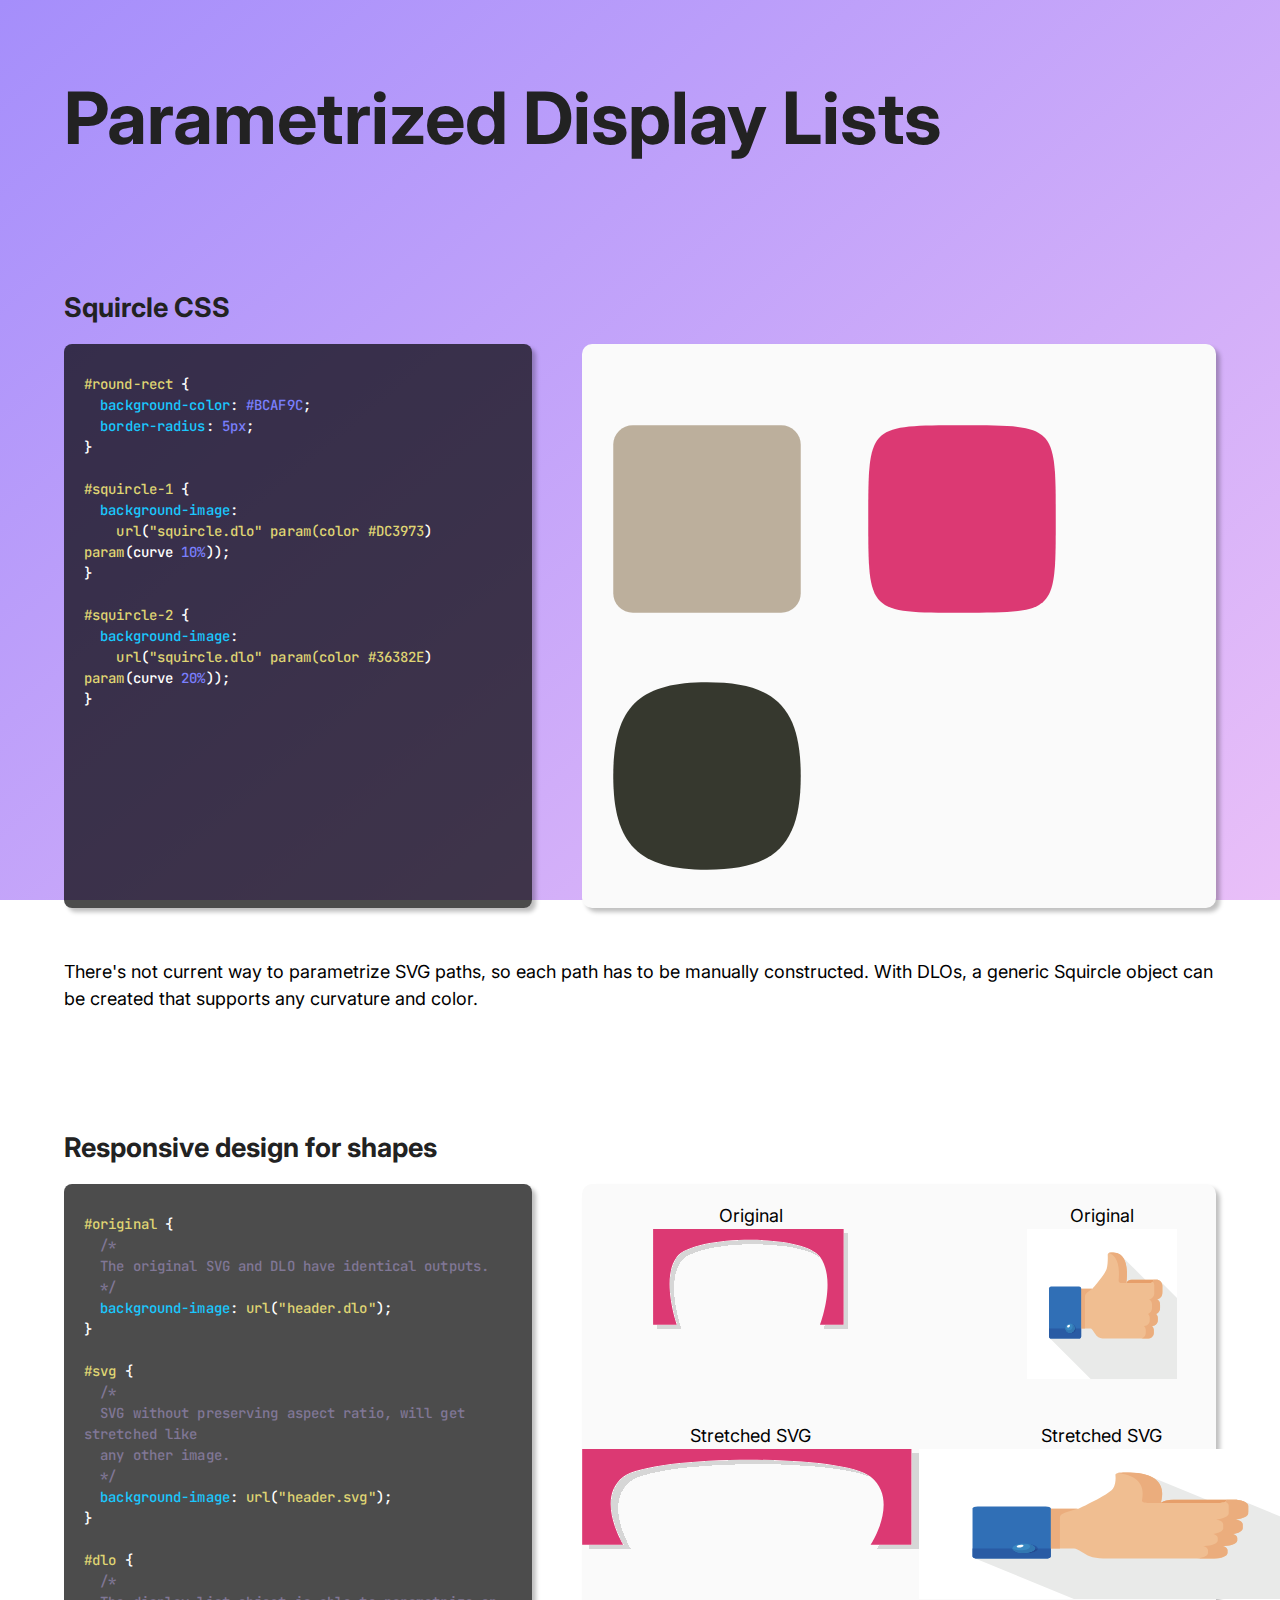
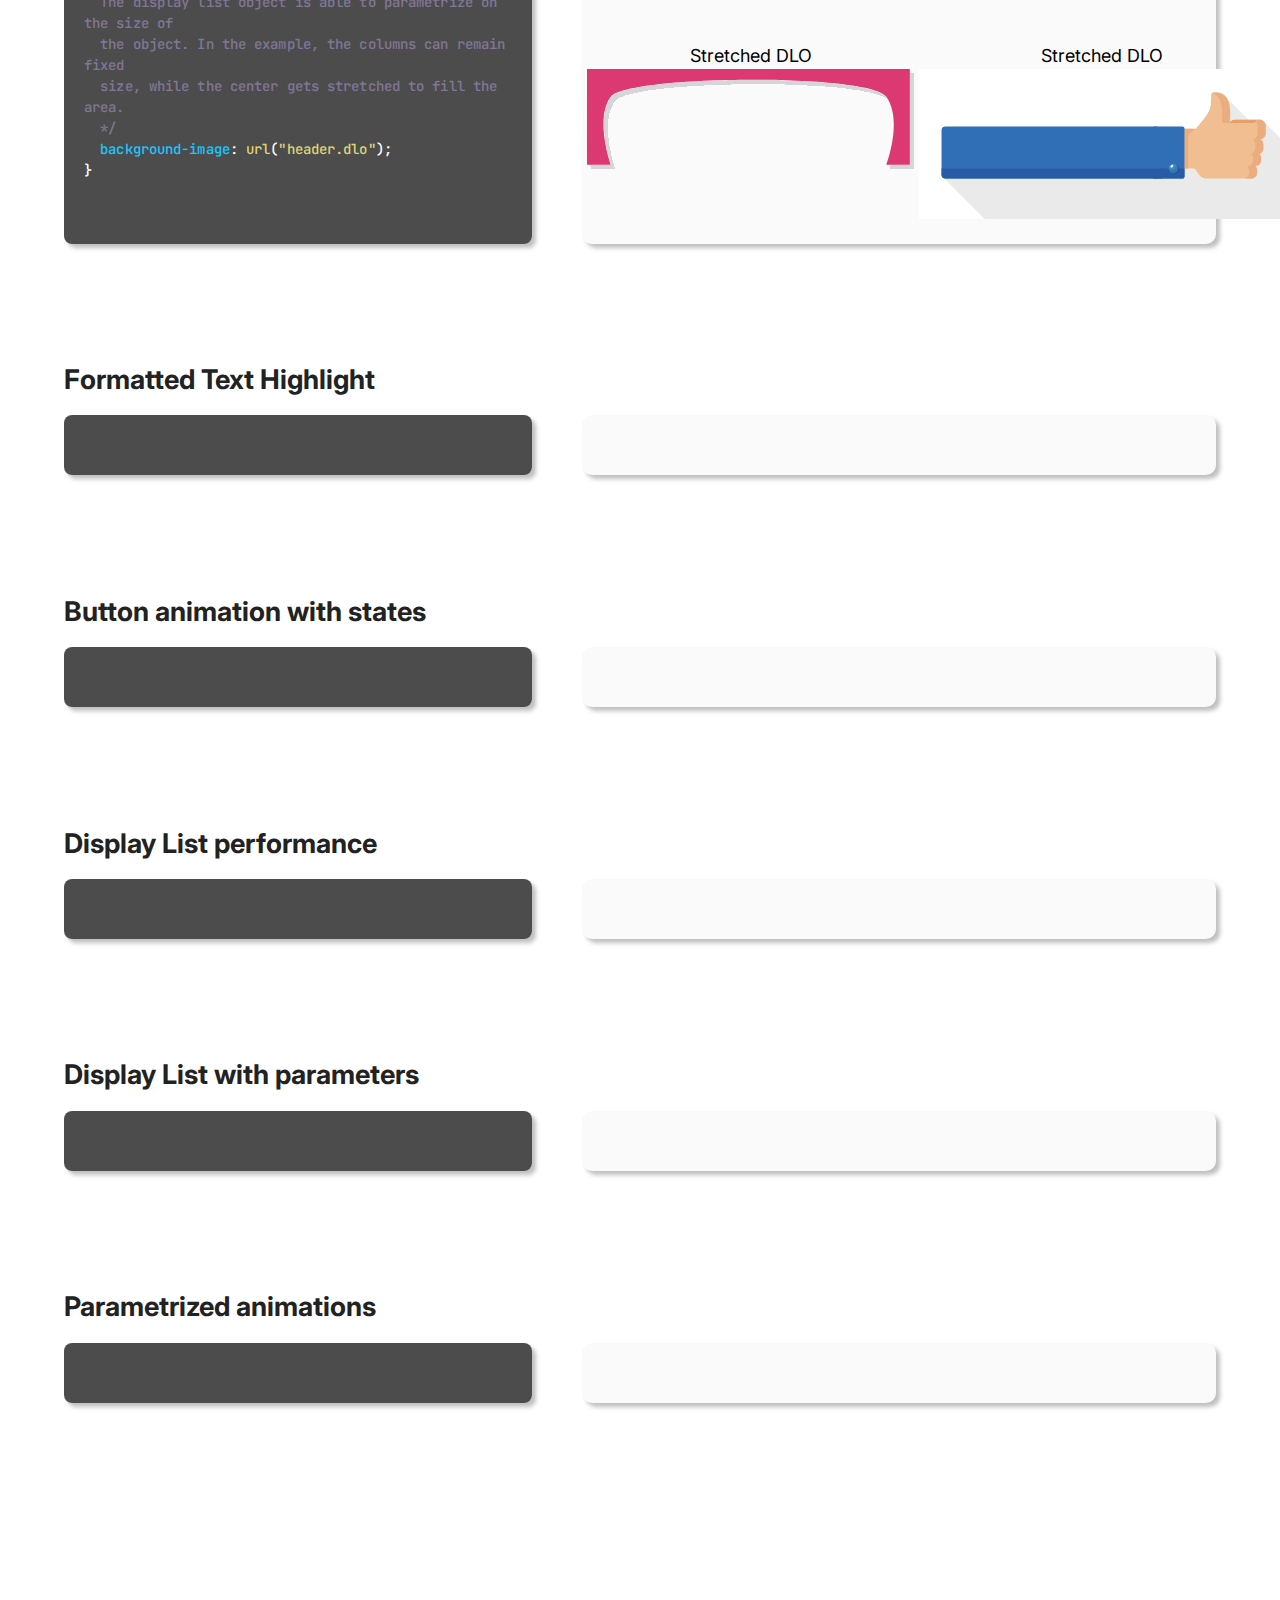
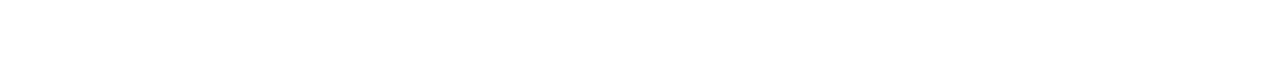
<file: va/index.html>
<!doctype html>
<html lang="en">
<head>
  <meta charset="UTF-8">
  <link rel="preconnect" href="https://fonts.gstatic.com">
  <link href="https://fonts.googleapis.com/css2?family=Lato:ital,wght@0,400;0,700;1,400;1,700&display=swap" rel="stylesheet">
  <title>Parametrized Display Lists</title>
<style>
@import url('https://fonts.googleapis.com/css2?family=Inter:wght@400;700&family=JetBrains+Mono:wght@500&display=swap');

body, html {
  min-height: 100%;
  margin: 0;
}

body {
  background-image: linear-gradient(140deg, rgba(165,142,251,1), rgba(233,191,248,1));
  background-attachment: fixed;

  font-family: 'Inter', sans-serif;
  padding: 64px;
  box-sizing: border-box;
  font-size: 18px;
  line-height: 1.5em;
}

main {
  max-width: 1400px;
  width: calc(100vw - 64px * 2);
  margin: 0 auto;
}

h1 {
  color: #222;
  font-weight: bold;
  font-size: 4em;
  line-height: 1.5em;
  margin: 0 0 50px 0;
}

section {
  margin-top: 100px;
  display: grid;
  grid-template-rows: auto 1fr auto;
  grid-template-columns: auto 55%;
  grid-column-gap: 50px;
}

section h2 {
  color: #222;
  grid-area: 1 / 1 / 2 / 3;
}

code {
  grid-area: 2 / 1 / 3 / 2;
  color: #FFF;
  padding: 30px 20px;
  border-radius: 8px;
  display: block;
  font-size: 14px;
  line-height: 1.5em;
  font-family: 'JetBrains Mono', monospace;
  font-weight: 500;
  font-variant-ligatures: none;
  letter-spacing: .1px;
  tab-size: 2;
  white-space: pre-wrap;
  box-shadow: 4px 4px 4px rgba(0,0,0,0.25);
}

article {
  grid-area: 2 / 2 / 3 / 3;
  background-color: #FAFAFA;
  border-radius: 10px;
  box-shadow: 4px 4px 4px rgba(0,0,0,0.25);
  box-sizing: border-box;
}

aside {
  grid-area: 3 / 1 / 4 / 3;
  margin-top: 50px;
}

footer {
  height: 200px;
}

</style>


<link rel="stylesheet" href="theme.css">
<script src="highlight.min.js"></script>

<script type="module">
document.addEventListener('DOMContentLoaded', () => {
  document.querySelectorAll('code').forEach(el => {
    el.innerHTML = el.innerHTML.trim();
    hljs.highlightElement(el);
  });
});

</script>
</head>
<body>
<main>

<h1>Parametrized Display Lists</h1>



<section>
  <h2>Squircle CSS</h2>
<code class="language-css">
#round-rect {
  background-color: #BCAF9C;
  border-radius: 5px;
}

#squircle-1 {
  background-image:
    url("squircle.dlo" param(color #DC3973) param(curve 10%));
}

#squircle-2 {
  background-image:
    url("squircle.dlo" param(color #36382E) param(curve 20%));
}

</code>
<article style="padding-top: 50px">

<svg style="width:250px" xmlns="http://www.w3.org/2000/svg" xmlns:xlink="http://www.w3.org/1999/xlink" viewbox="0 0 64 64"><rect transform="translate(8 8)" id="rounded-rectangle" x="0" y="0" height="48" width="48" rx="5"  fill="#BCAF9C" /></svg>

<svg style="width: 250px" viewbox="0 0 200 200" xmlns="http://www.w3.org/2000/svg"><path d="M 0, 75 C 0, 0 0, 0 75, 0 S 150, 0 150, 75 150, 150 75, 150 0, 150 0, 75 " fill="#DC3973" transform="rotate(0, 100, 100) translate(25 25)"></path></svg>

<svg style="width: 250px" viewbox="0 0 200 200" xmlns="http://www.w3.org/2000/svg"><path d="M 0, 75 C 0, 20.25 20.25, 0 75, 0 S 150, 20.25 150, 75 129.75, 150 75, 150 0, 129.75 0, 75 " fill="#36382E" transform="rotate(0, 100, 100) translate(25 25)"></path></svg>
</article>
<aside>There's not current way to parametrize SVG paths, so each path has to be manually constructed. With DLOs, a generic Squircle object can be created that supports any curvature and color.</aside>
</section>



<section>
  <h2>Responsive design for shapes</h2>
<code class="language-css">
#original {
  /*
  The original SVG and DLO have identical outputs.
  */
  background-image: url("header.dlo");
}

#svg {
  /*
  SVG without preserving aspect ratio, will get stretched like
  any other image.
  */
  background-image: url("header.svg");
}

#dlo {
  /*
  The display list object is able to parametrize on the size of
  the object. In the example, the columns can remain fixed
  size, while the center gets stretched to fill the area.
  */
  background-image: url("header.dlo");
}

</code>
<article style="text-align: center; display: grid; grid-template-columns: 1fr 1fr; grid-template-rows: repeat(3, 1fr); grid-auto-flow: column;">
<div><p>Original<br><img style="height:100px" src="f1.svg"><br></div>
<div><p>Stretched SVG<br><img style="width:337px;height:100px" src="f1.svg"><br></div>
<div><p>Stretched DLO<br><img style="width:337px;height:100px" src="f2.svg"></div>

<div><p>Original<br><img style="height:150px" src="hand1.svg"><br></div>
<div><p>Stretched SVG<br><img style="width:365px;height:150px" src="hand1.svg"><br></div>
<div><p>Stretched DLO<br><img style="width:365px;height:150px" src="hand2.svg"></div>

</article>
</section>





<section>
  <h2>Formatted Text Highlight</h2>
<code class="language-js">



</code>
<article></article>
</section>


<section>
  <h2>Button animation with states</h2>
<code class="language-js"></code>
<article></article>
</section>


<section>
  <h2>Display List performance</h2>
<code class="language-js"></code>
<article></article>
</section>

<section>
  <h2>Display List with parameters</h2>
<code class="language-js"></code>
<article></article>
</section>

<section>
  <h2>Parametrized animations</h2>
<code class="language-js"></code>
<article></article>
</section>


<footer></footer>

</main>
</body>
</html>
</file>
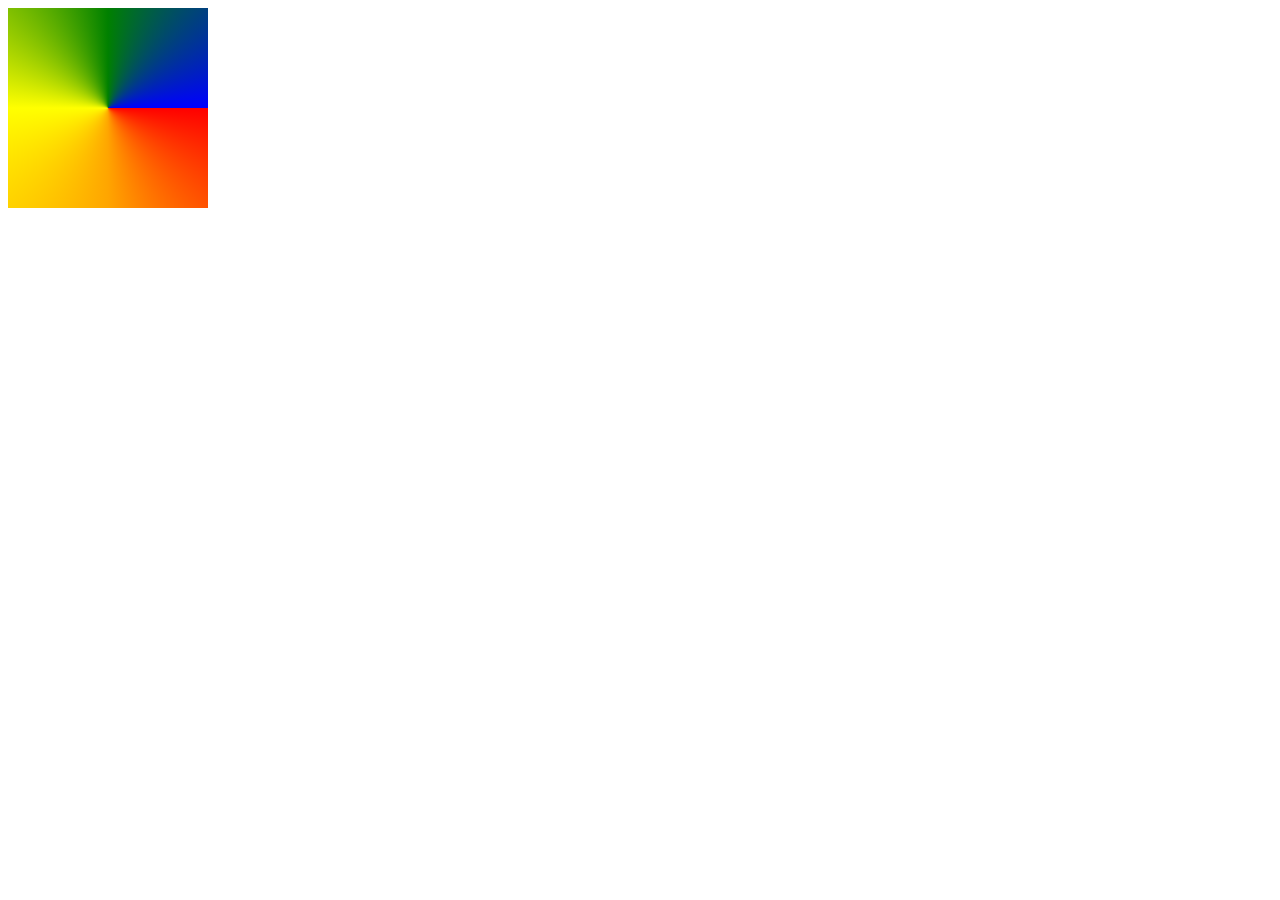
<file: images/conic.html.html>
<!DOCTYPE html>
<html>
<style type="text/css">
  /*canvas {
    border: 1px solid magenta;
  }*/
</style>
<body></body>
<script type="text/javascript">

  // Javascript example
  const canvas = document.createElement('canvas');
  canvas.width = canvas.height = 200;
  const ctx = canvas.getContext('2d');

  const grad = ctx.createConicGradient(0, 100, 100);

  grad.addColorStop(0, "red");
  grad.addColorStop(0.25, "orange");
  grad.addColorStop(0.5, "yellow");
  grad.addColorStop(0.75, "green");
  grad.addColorStop(1, "blue");

  ctx.fillStyle = grad;
  ctx.fillRect(0, 0, 200, 200);
  document.body.append(canvas);

</script>
</html>
</file>
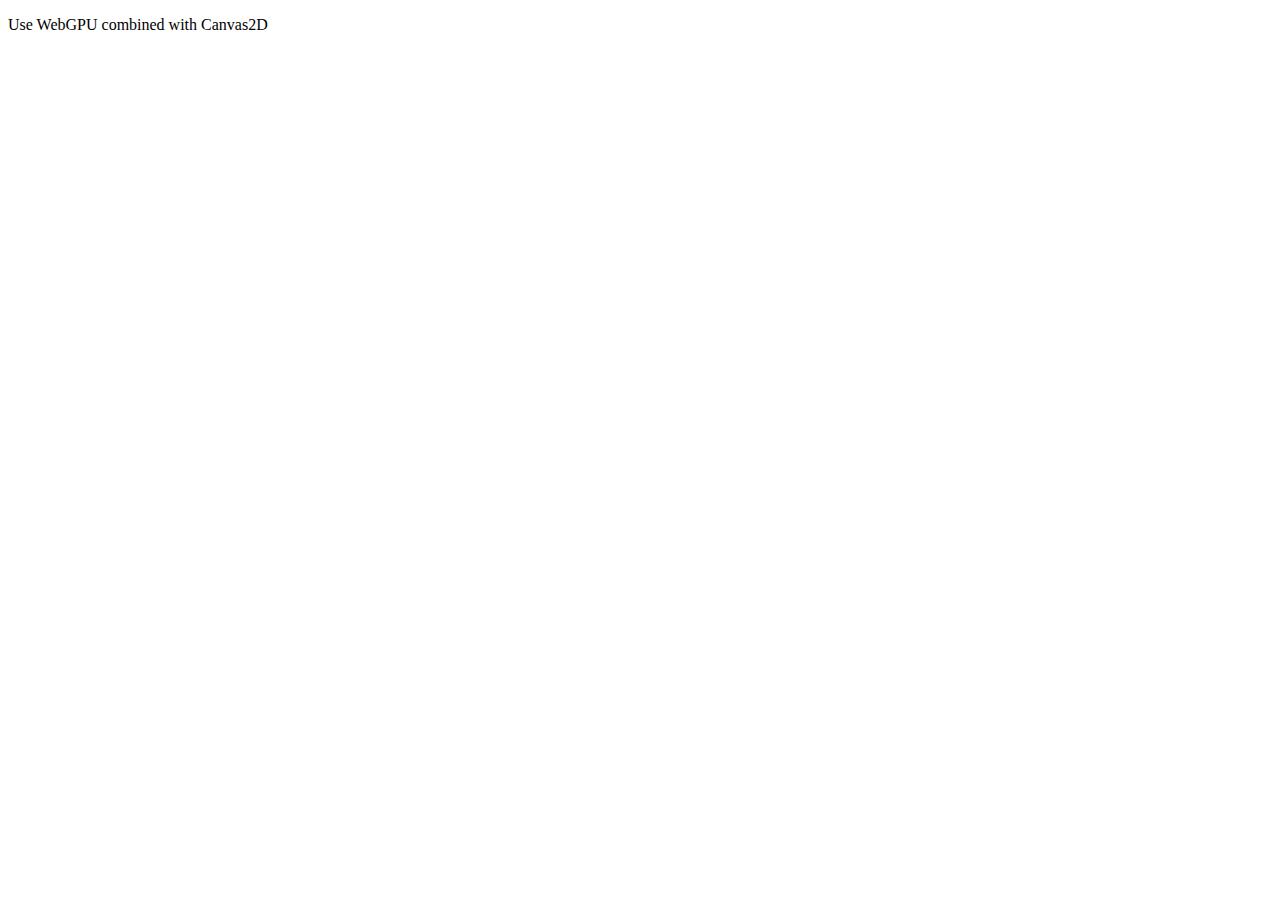
<file: webgpu/interop-demo-2.html>
<!doctype html>
<html>
<head>
</head>
<body>

<p>Use WebGPU combined with Canvas2D</p>

<canvas id=c width=256 height=256></canvas>

<canvas id=d width=256 height=256></canvas>

<script type="module">
import "./webgpu-polyfill.js";

import { mat4, vec3 } from './wgpu-matrix.module.js';

const cubeVertexSize = 4 * 10; // Byte size of one cube vertex.
const cubePositionOffset = 0;
const cubeColorOffset = 4 * 4; // Byte offset of cube vertex color attribute.
const cubeUVOffset = 4 * 8;
const cubeVertexCount = 36;

// prettier-ignore
const cubeVertexArray = new Float32Array([
  // float4 position, float4 color, float2 uv,
  1, -1, 1, 1,   1, 0, 1, 1,  0, 1,
  -1, -1, 1, 1,  0, 0, 1, 1,  1, 1,
  -1, -1, -1, 1, 0, 0, 0, 1,  1, 0,
  1, -1, -1, 1,  1, 0, 0, 1,  0, 0,
  1, -1, 1, 1,   1, 0, 1, 1,  0, 1,
  -1, -1, -1, 1, 0, 0, 0, 1,  1, 0,

  1, 1, 1, 1,    1, 1, 1, 1,  0, 1,
  1, -1, 1, 1,   1, 0, 1, 1,  1, 1,
  1, -1, -1, 1,  1, 0, 0, 1,  1, 0,
  1, 1, -1, 1,   1, 1, 0, 1,  0, 0,
  1, 1, 1, 1,    1, 1, 1, 1,  0, 1,
  1, -1, -1, 1,  1, 0, 0, 1,  1, 0,

  -1, 1, 1, 1,   0, 1, 1, 1,  0, 1,
  1, 1, 1, 1,    1, 1, 1, 1,  1, 1,
  1, 1, -1, 1,   1, 1, 0, 1,  1, 0,
  -1, 1, -1, 1,  0, 1, 0, 1,  0, 0,
  -1, 1, 1, 1,   0, 1, 1, 1,  0, 1,
  1, 1, -1, 1,   1, 1, 0, 1,  1, 0,

  -1, -1, 1, 1,  0, 0, 1, 1,  0, 1,
  -1, 1, 1, 1,   0, 1, 1, 1,  1, 1,
  -1, 1, -1, 1,  0, 1, 0, 1,  1, 0,
  -1, -1, -1, 1, 0, 0, 0, 1,  0, 0,
  -1, -1, 1, 1,  0, 0, 1, 1,  0, 1,
  -1, 1, -1, 1,  0, 1, 0, 1,  1, 0,

  1, 1, 1, 1,    1, 1, 1, 1,  0, 1,
  -1, 1, 1, 1,   0, 1, 1, 1,  1, 1,
  -1, -1, 1, 1,  0, 0, 1, 1,  1, 0,
  -1, -1, 1, 1,  0, 0, 1, 1,  1, 0,
  1, -1, 1, 1,   1, 0, 1, 1,  0, 0,
  1, 1, 1, 1,    1, 1, 1, 1,  0, 1,

  1, -1, -1, 1,  1, 0, 0, 1,  0, 1,
  -1, -1, -1, 1, 0, 0, 0, 1,  1, 1,
  -1, 1, -1, 1,  0, 1, 0, 1,  1, 0,
  1, 1, -1, 1,   1, 1, 0, 1,  0, 0,
  1, -1, -1, 1,  1, 0, 0, 1,  0, 1,
  -1, 1, -1, 1,  0, 1, 0, 1,  1, 0,
]);


const basicVertWGSL = `
struct Uniforms {
  modelViewProjectionMatrix : mat4x4<f32>,
}
@binding(0) @group(0) var<uniform> uniforms : Uniforms;

struct VertexOutput {
  @builtin(position) Position : vec4<f32>,
  @location(0) fragUV : vec2<f32>,
  @location(1) fragPosition: vec4<f32>,
}

@vertex
fn main(
  @location(0) position : vec4<f32>,
  @location(1) uv : vec2<f32>
) -> VertexOutput {
  var output : VertexOutput;
  output.Position = uniforms.modelViewProjectionMatrix * position;
  output.fragUV = uv;
  output.fragPosition = 0.5 * (position + vec4(1.0, 1.0, 1.0, 1.0));
  return output;
}
`;

const sampleTextureMixColorWGSL = `
@group(0) @binding(1) var mySampler: sampler;
@group(0) @binding(2) var myTexture: texture_2d<f32>;

@fragment
fn main(
  @location(0) fragUV: vec2<f32>,
  @location(1) fragPosition: vec4<f32>
) -> @location(0) vec4<f32> {
  return textureSample(myTexture, mySampler, fragUV) * fragPosition;
}
`;

const init = async ({ canvas }) => {
  const adapter = await navigator.gpu.requestAdapter();
  const device = await adapter.requestDevice();

  const context = canvas.getContext('webgpu');

  const tc = document.getElementById("d");
  const ctx = tc.getContext("2d");

  const presentationFormat = ctx.getTextureFormat();

  context.configure({
    device,
    format: presentationFormat,
    alphaMode: 'premultiplied',
  });

  // Create a vertex buffer from the cube data.
  const verticesBuffer = device.createBuffer({
    size: cubeVertexArray.byteLength,
    usage: GPUBufferUsage.VERTEX,
    mappedAtCreation: true,
  });
  new Float32Array(verticesBuffer.getMappedRange()).set(cubeVertexArray);
  verticesBuffer.unmap();

  const pipeline = device.createRenderPipeline({
    layout: 'auto',
    vertex: {
      module: device.createShaderModule({
        code: basicVertWGSL,
      }),
      entryPoint: 'main',
      buffers: [
        {
          arrayStride: cubeVertexSize,
          attributes: [
            {
              // position
              shaderLocation: 0,
              offset: cubePositionOffset,
              format: 'float32x4',
            },
            {
              // uv
              shaderLocation: 1,
              offset: cubeUVOffset,
              format: 'float32x2',
            },
          ],
        },
      ],
    },
    fragment: {
      module: device.createShaderModule({
        code: sampleTextureMixColorWGSL,
      }),
      entryPoint: 'main',
      targets: [
        {
          format: presentationFormat,
        },
      ],
    },
    primitive: {
      topology: 'triangle-list',

      // Backface culling since the cube is solid piece of geometry.
      // Faces pointing away from the camera will be occluded by faces
      // pointing toward the camera.
      cullMode: 'back',
    },

    // Enable depth testing so that the fragment closest to the camera
    // is rendered in front.
    depthStencil: {
      depthWriteEnabled: true,
      depthCompare: 'less',
      format: 'depth24plus',
    },
  });

  const depthTexture = device.createTexture({
    size: [canvas.width, canvas.height],
    format: 'depth24plus',
    usage: GPUTextureUsage.RENDER_ATTACHMENT,
  });

  const uniformBufferSize = 4 * 16; // 4x4 matrix
  const uniformBuffer = device.createBuffer({
    size: uniformBufferSize,
    usage: GPUBufferUsage.UNIFORM | GPUBufferUsage.COPY_DST,
  });

  // Fetch the image and upload it into a GPUTexture.
  const response = await fetch(
    new URL('./Di-3d.png', import.meta.url).toString()
  );
  const imageBitmap = await createImageBitmap(await response.blob());
  let cubeTexture = device.createTexture({
      size: [imageBitmap.width, imageBitmap.height, 1],
      format: 'rgba8unorm',
      usage:
        GPUTextureUsage.TEXTURE_BINDING |
        GPUTextureUsage.COPY_DST |
        GPUTextureUsage.RENDER_ATTACHMENT,
    });
    device.queue.copyExternalImageToTexture(
      { source: imageBitmap },
      { texture: cubeTexture },
      [imageBitmap.width, imageBitmap.height]
    );

  // Create a sampler with linear filtering for smooth interpolation.
  const sampler = device.createSampler({
    magFilter: 'linear',
    minFilter: 'linear',
  });

  const uniformBindGroup = device.createBindGroup({
    layout: pipeline.getBindGroupLayout(0),
    entries: [
      {
        binding: 0,
        resource: {
          buffer: uniformBuffer,
        },
      },
      {
        binding: 1,
        resource: sampler,
      },
      {
        binding: 2,
        resource: cubeTexture.createView(),
      },
    ],
  });

  const renderPassDescriptor = {
    colorAttachments: [
      {
        view: undefined, // Assigned later

        loadOp: 'load',
        storeOp: 'store',
      },
    ],
    depthStencilAttachment: {
      view: depthTexture.createView(),

      depthClearValue: 1.0,
      depthLoadOp: 'clear',
      depthStoreOp: 'store',
    },
  };

  const aspect = canvas.width / canvas.height;
  const projectionMatrix = mat4.perspective(
    (2 * Math.PI) / 5,
    aspect,
    1,
    100.0
  );
  const modelViewProjectionMatrix = mat4.create();

  function getTransformationMatrix() {
    const viewMatrix = mat4.identity();
    mat4.translate(viewMatrix, vec3.fromValues(0, 0, -4), viewMatrix);
    const now = Date.now() / 1000;
    mat4.rotate(
      viewMatrix,
      vec3.fromValues(Math.sin(now), Math.cos(now), 0),
      1,
      viewMatrix
    );

    mat4.multiply(projectionMatrix, viewMatrix, modelViewProjectionMatrix);

    return modelViewProjectionMatrix;
  }

  function frame() {

    ctx.reset();
    ctx.font = "bold 80px Arial";
    ctx.fillStyle = "red";
    ctx.fillRect(0, 0, 256, 256);
    ctx.fillStyle = "blue";
    ctx.textAlign = "center";
    ctx.fillText("Hello", 128, 100);

    const texture = ctx.transferToGPUTexture({device});

    const transformationMatrix = getTransformationMatrix();
    device.queue.writeBuffer(
      uniformBuffer,
      0,
      transformationMatrix.buffer,
      transformationMatrix.byteOffset,
      transformationMatrix.byteLength
    );
    renderPassDescriptor.colorAttachments[0].view = texture.createView();

    const commandEncoder = device.createCommandEncoder();
    const passEncoder = commandEncoder.beginRenderPass(renderPassDescriptor);
    passEncoder.setPipeline(pipeline);
    passEncoder.setBindGroup(0, uniformBindGroup);
    passEncoder.setVertexBuffer(0, verticesBuffer);
    passEncoder.draw(cubeVertexCount);
    passEncoder.end();
    device.queue.submit([commandEncoder.finish()]);

    ctx.transferBackFromGPUTexture();

    ctx.fillStyle = "green";
    ctx.textAlign = "center";
    ctx.fillText("Hello", 128, 200);

    requestAnimationFrame(frame);
  }

  frame();

};

const canvas = document.getElementById("c");

init({canvas});


</script>
</body>
</html>
</file>
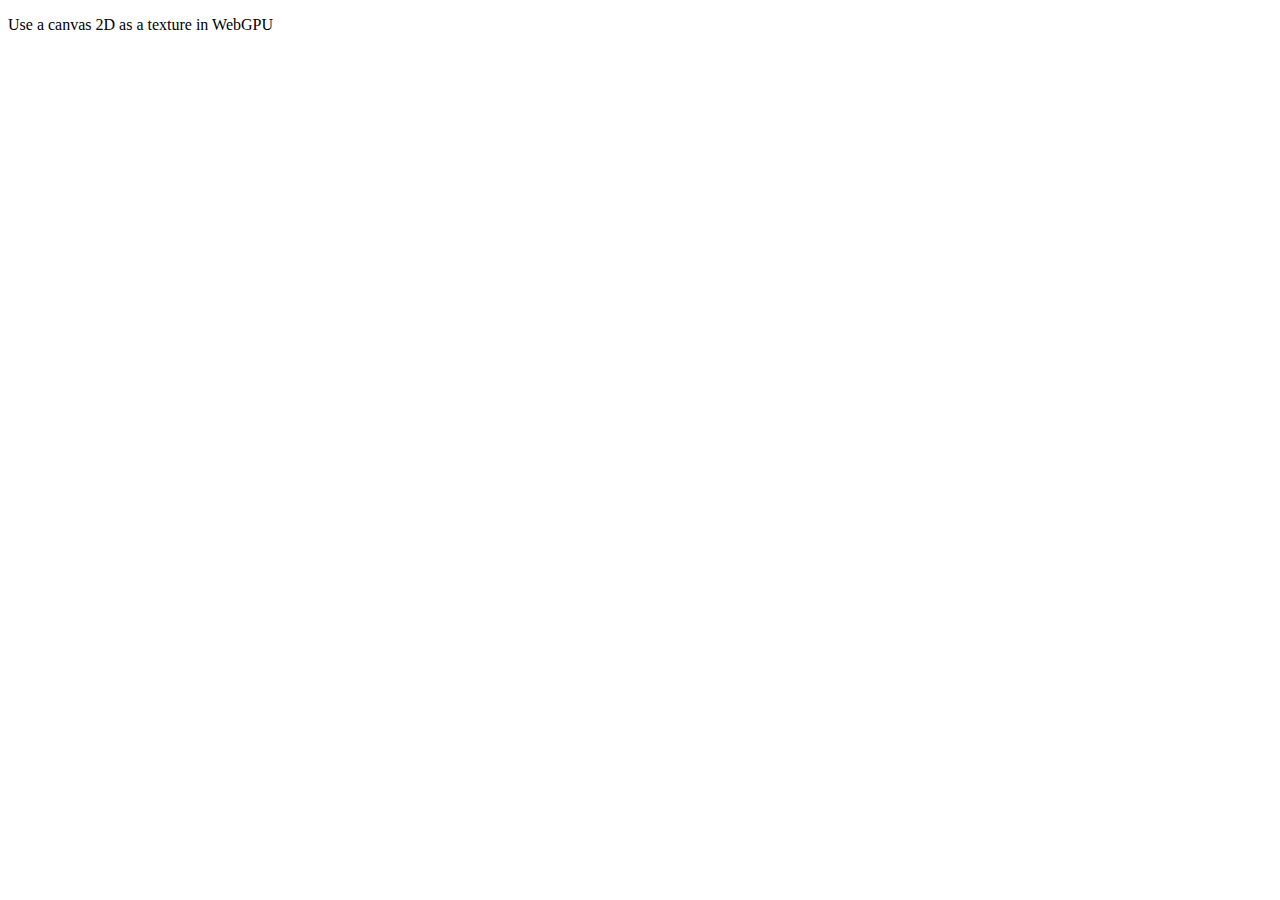
<file: webgpu/interop-demo.html>
<!doctype html>
<html>
<head>
</head>
<body>

<p>Use a canvas 2D as a texture in WebGPU</p>

<canvas id=c width=256 height=256></canvas>

<canvas id=d width=256 height=256></canvas>

<script type="module">
import "./webgpu-polyfill.js";

import { mat4, vec3 } from './wgpu-matrix.module.js';

const cubeVertexSize = 4 * 10; // Byte size of one cube vertex.
const cubePositionOffset = 0;
const cubeColorOffset = 4 * 4; // Byte offset of cube vertex color attribute.
const cubeUVOffset = 4 * 8;
const cubeVertexCount = 36;

// prettier-ignore
const cubeVertexArray = new Float32Array([
  // float4 position, float4 color, float2 uv,
  1, -1, 1, 1,   1, 0, 1, 1,  0, 1,
  -1, -1, 1, 1,  0, 0, 1, 1,  1, 1,
  -1, -1, -1, 1, 0, 0, 0, 1,  1, 0,
  1, -1, -1, 1,  1, 0, 0, 1,  0, 0,
  1, -1, 1, 1,   1, 0, 1, 1,  0, 1,
  -1, -1, -1, 1, 0, 0, 0, 1,  1, 0,

  1, 1, 1, 1,    1, 1, 1, 1,  0, 1,
  1, -1, 1, 1,   1, 0, 1, 1,  1, 1,
  1, -1, -1, 1,  1, 0, 0, 1,  1, 0,
  1, 1, -1, 1,   1, 1, 0, 1,  0, 0,
  1, 1, 1, 1,    1, 1, 1, 1,  0, 1,
  1, -1, -1, 1,  1, 0, 0, 1,  1, 0,

  -1, 1, 1, 1,   0, 1, 1, 1,  0, 1,
  1, 1, 1, 1,    1, 1, 1, 1,  1, 1,
  1, 1, -1, 1,   1, 1, 0, 1,  1, 0,
  -1, 1, -1, 1,  0, 1, 0, 1,  0, 0,
  -1, 1, 1, 1,   0, 1, 1, 1,  0, 1,
  1, 1, -1, 1,   1, 1, 0, 1,  1, 0,

  -1, -1, 1, 1,  0, 0, 1, 1,  0, 1,
  -1, 1, 1, 1,   0, 1, 1, 1,  1, 1,
  -1, 1, -1, 1,  0, 1, 0, 1,  1, 0,
  -1, -1, -1, 1, 0, 0, 0, 1,  0, 0,
  -1, -1, 1, 1,  0, 0, 1, 1,  0, 1,
  -1, 1, -1, 1,  0, 1, 0, 1,  1, 0,

  1, 1, 1, 1,    1, 1, 1, 1,  0, 1,
  -1, 1, 1, 1,   0, 1, 1, 1,  1, 1,
  -1, -1, 1, 1,  0, 0, 1, 1,  1, 0,
  -1, -1, 1, 1,  0, 0, 1, 1,  1, 0,
  1, -1, 1, 1,   1, 0, 1, 1,  0, 0,
  1, 1, 1, 1,    1, 1, 1, 1,  0, 1,

  1, -1, -1, 1,  1, 0, 0, 1,  0, 1,
  -1, -1, -1, 1, 0, 0, 0, 1,  1, 1,
  -1, 1, -1, 1,  0, 1, 0, 1,  1, 0,
  1, 1, -1, 1,   1, 1, 0, 1,  0, 0,
  1, -1, -1, 1,  1, 0, 0, 1,  0, 1,
  -1, 1, -1, 1,  0, 1, 0, 1,  1, 0,
]);


const basicVertWGSL = `
struct Uniforms {
  modelViewProjectionMatrix : mat4x4<f32>,
}
@binding(0) @group(0) var<uniform> uniforms : Uniforms;

struct VertexOutput {
  @builtin(position) Position : vec4<f32>,
  @location(0) fragUV : vec2<f32>,
  @location(1) fragPosition: vec4<f32>,
}

@vertex
fn main(
  @location(0) position : vec4<f32>,
  @location(1) uv : vec2<f32>
) -> VertexOutput {
  var output : VertexOutput;
  output.Position = uniforms.modelViewProjectionMatrix * position;
  output.fragUV = uv;
  output.fragPosition = 0.5 * (position + vec4(1.0, 1.0, 1.0, 1.0));
  return output;
}
`;

const sampleTextureMixColorWGSL = `
@group(0) @binding(1) var mySampler: sampler;
@group(0) @binding(2) var myTexture: texture_2d<f32>;

@fragment
fn main(
  @location(0) fragUV: vec2<f32>,
  @location(1) fragPosition: vec4<f32>
) -> @location(0) vec4<f32> {
  return textureSample(myTexture, mySampler, fragUV) * fragPosition;
}
`;

const init = async ({ canvas }) => {
  const adapter = await navigator.gpu.requestAdapter();
  const device = await adapter.requestDevice();

  const context = canvas.getContext('webgpu');

  const devicePixelRatio = window.devicePixelRatio || 1;
  canvas.width = canvas.clientWidth * devicePixelRatio;
  canvas.height = canvas.clientHeight * devicePixelRatio;
  const presentationFormat = navigator.gpu.getPreferredCanvasFormat();

  context.configure({
    device,
    format: presentationFormat,
    alphaMode: 'premultiplied',
  });

  // Create a vertex buffer from the cube data.
  const verticesBuffer = device.createBuffer({
    size: cubeVertexArray.byteLength,
    usage: GPUBufferUsage.VERTEX,
    mappedAtCreation: true,
  });
  new Float32Array(verticesBuffer.getMappedRange()).set(cubeVertexArray);
  verticesBuffer.unmap();

  const pipeline = device.createRenderPipeline({
    layout: 'auto',
    vertex: {
      module: device.createShaderModule({
        code: basicVertWGSL,
      }),
      entryPoint: 'main',
      buffers: [
        {
          arrayStride: cubeVertexSize,
          attributes: [
            {
              // position
              shaderLocation: 0,
              offset: cubePositionOffset,
              format: 'float32x4',
            },
            {
              // uv
              shaderLocation: 1,
              offset: cubeUVOffset,
              format: 'float32x2',
            },
          ],
        },
      ],
    },
    fragment: {
      module: device.createShaderModule({
        code: sampleTextureMixColorWGSL,
      }),
      entryPoint: 'main',
      targets: [
        {
          format: presentationFormat,
        },
      ],
    },
    primitive: {
      topology: 'triangle-list',

      // Backface culling since the cube is solid piece of geometry.
      // Faces pointing away from the camera will be occluded by faces
      // pointing toward the camera.
      cullMode: 'back',
    },

    // Enable depth testing so that the fragment closest to the camera
    // is rendered in front.
    depthStencil: {
      depthWriteEnabled: true,
      depthCompare: 'less',
      format: 'depth24plus',
    },
  });

  const depthTexture = device.createTexture({
    size: [canvas.width, canvas.height],
    format: 'depth24plus',
    usage: GPUTextureUsage.RENDER_ATTACHMENT,
  });

  const uniformBufferSize = 4 * 16; // 4x4 matrix
  const uniformBuffer = device.createBuffer({
    size: uniformBufferSize,
    usage: GPUBufferUsage.UNIFORM | GPUBufferUsage.COPY_DST,
  });

  // // Fetch the image and upload it into a GPUTexture.
  // const response = await fetch(
  //   new URL('./Di-3d.png', import.meta.url).toString()
  // );
  // const imageBitmap = await createImageBitmap(await response.blob());


  const tc = document.getElementById("d");
  const ctx = tc.getContext("2d");

  ctx.font = "bold 48px Arial";
  ctx.fillStyle = "red";
  ctx.fillRect(0, 0, 256, 256);
  ctx.fillStyle = "blue";
  ctx.textAlign = "center";
  ctx.fillText("Hello", 128, 128);

  const texture = ctx.transferToGPUTexture({device});

  // Create a sampler with linear filtering for smooth interpolation.
  const sampler = device.createSampler({
    magFilter: 'linear',
    minFilter: 'linear',
  });

  const uniformBindGroup = device.createBindGroup({
    layout: pipeline.getBindGroupLayout(0),
    entries: [
      {
        binding: 0,
        resource: {
          buffer: uniformBuffer,
        },
      },
      {
        binding: 1,
        resource: sampler,
      },
      {
        binding: 2,
        resource: texture.createView(),
      },
    ],
  });

  const renderPassDescriptor = {
    colorAttachments: [
      {
        view: undefined, // Assigned later

        clearValue: { r: 0.5, g: 0.5, b: 0.5, a: 1.0 },
        loadOp: 'clear',
        storeOp: 'store',
      },
    ],
    depthStencilAttachment: {
      view: depthTexture.createView(),

      depthClearValue: 1.0,
      depthLoadOp: 'clear',
      depthStoreOp: 'store',
    },
  };

  const aspect = canvas.width / canvas.height;
  const projectionMatrix = mat4.perspective(
    (2 * Math.PI) / 5,
    aspect,
    1,
    100.0
  );
  const modelViewProjectionMatrix = mat4.create();

  function getTransformationMatrix() {
    const viewMatrix = mat4.identity();
    mat4.translate(viewMatrix, vec3.fromValues(0, 0, -4), viewMatrix);
    const now = Date.now() / 1000;
    mat4.rotate(
      viewMatrix,
      vec3.fromValues(Math.sin(now), Math.cos(now), 0),
      1,
      viewMatrix
    );

    mat4.multiply(projectionMatrix, viewMatrix, modelViewProjectionMatrix);

    return modelViewProjectionMatrix;
  }

  function frame() {
    const transformationMatrix = getTransformationMatrix();
    device.queue.writeBuffer(
      uniformBuffer,
      0,
      transformationMatrix.buffer,
      transformationMatrix.byteOffset,
      transformationMatrix.byteLength
    );
    renderPassDescriptor.colorAttachments[0].view = context
      .getCurrentTexture()
      .createView();

    const commandEncoder = device.createCommandEncoder();
    const passEncoder = commandEncoder.beginRenderPass(renderPassDescriptor);
    passEncoder.setPipeline(pipeline);
    passEncoder.setBindGroup(0, uniformBindGroup);
    passEncoder.setVertexBuffer(0, verticesBuffer);
    passEncoder.draw(cubeVertexCount);
    passEncoder.end();
    device.queue.submit([commandEncoder.finish()]);

    requestAnimationFrame(frame);
  }
  requestAnimationFrame(frame);
};

const canvas = document.getElementById("c");

init({canvas});


</script>
</body>
</html>
</file>
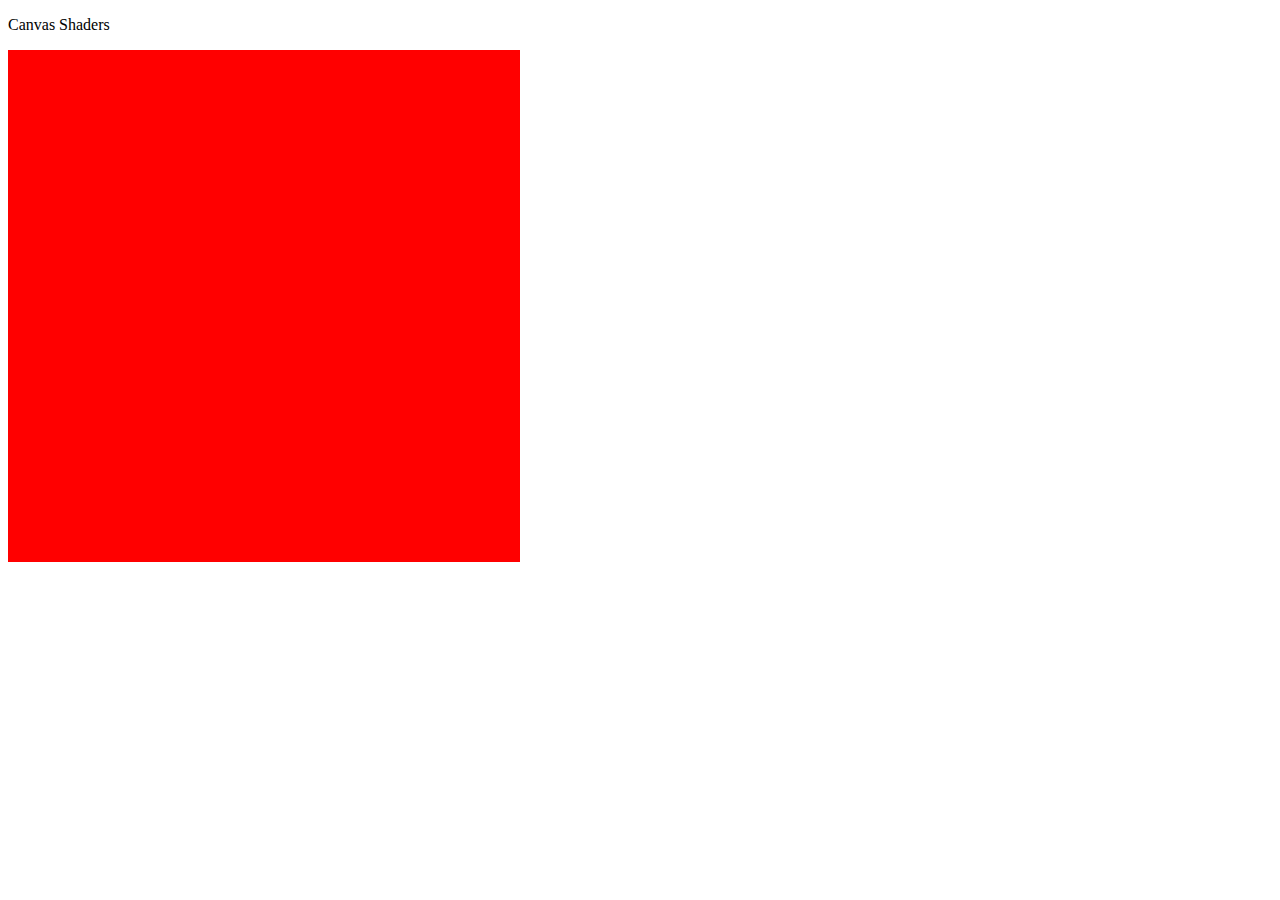
<file: webgpu/shader-demo.html>
<!doctype html>
<html>
<head>
</head>
<body>
<p>Canvas Shaders</p>

<canvas id=c width=512 height=512></canvas>

<script type="module">
import {CanvasShaderContext} from "./shader-polyfill.js";

const ctx = CanvasShaderContext(document.getElementById("c").getContext("2d"));

ctx.fillStyle = "red";
ctx.fillRect(0, 0, 512, 512);


const shader = await ctx.createCanvasShader({
  code: `
@group(0) @binding(0) var myTexture: texture_2d<f32>;
@fragment fn mainfs(@builtin(position) position : vec4f) -> @location(0) vec4f {
  var v = textureLoad(myTexture, vec2i(position.xy), 0);

  return vec4f(position.y / 512, position.x / 512, 0, 1) * v.a;
}
`,
  blend: {
    color: { operation: "add", srcFactor: "alpha", dstFactor: "one-minus-alpha" },
  },

});

ctx.save();
ctx.beginLayer(shader);
ctx.fillStyle = "black";
ctx.font = "bold 100px arial";
ctx.fillText("Hello", 100, 300);
ctx.endLayer();
ctx.restore();


</script>
</body>
</html>
</file>
<file: va/theme.css>
:root {
  --text: #FFFFFF;
  --variable: #73DFA5;
  --variable2: #FFFFFF;
  --variable3: #E08569;
  --definition: #73DFA5;
  --keyword: #FF659C;
  --operator: #FF659C;
  --property: #1AC8FF;
  --attribute: #73DFA5;
  --meta: #F1ECFE;
  --tag: #FF659C;
  --number: #7A7FFD;
  --string: #DFD473;
  --comment: #807796;
}

.hljs {
  color: var(--text);
  background-color: rgba(0,0,0,0.7);
}

.hljs-meta {
  color: var(--meta);
}

.hljs-number {
  color: var(--number);
}

.hljs-tag {
  color: var(--tag);
}

.hljs-variable {
  color: var(--variable);
}

.hljs-variable2 {
  color: var(--variable2);
}
.hljs-variable3 {
  color: var(--variable3);
}

.hljs-title,
.hljs-title.function_,
.hljs-title.class_,
.hljs-title.class_.inherited__,
.hljs-definition {
  color: var(--definition);
}

.hljs-name,
.hljs-selector-tag,
.hljs-keyword {
  color: var(--keyword);
}

.hljs-operator {
  color: var(--operator);
}

.hljs-attribute,
.hljs-property {
  color: var(--property);
}

.hljs-attr,
.hljs-literal,
.hljs-operator,
.hljs-variable,
.hljs-variable.language_,
.hljs-selector-attr,
.hljs-selector-class {
  color: var(--attribute);
}

.hljs-built_in,
.hljs-selector-id,
.hljs-regexp,
.hljs-string,
.hljs-meta .hljs-string {
  color: var(--string);
}

.hljs-comment,
.hljs-code,
.hljs-formula {
  color: var(--comment);
}

.hljs-symbol,
.hljs-quote,
.hljs-selector-pseudo,
.hljs-subst,
.hljs-section,
.hljs-bullet,
.hljs-emphasis,
.hljs-strong,
.hljs-addition,
.hljs-deletion,
.hljs-doctag,
.hljs-meta .hljs-keyword,
.hljs-template-tag,
.hljs-template-variable,
.hljs-type {
  background-color: red;
  color: #000;
}

/* purposely ignored */
.hljs-char.escape_,
.hljs-link,
.hljs-params,
.hljs-property,
.hljs-punctuation {
/*  background-color: green;
  color: #000;
*/
}
</file>
